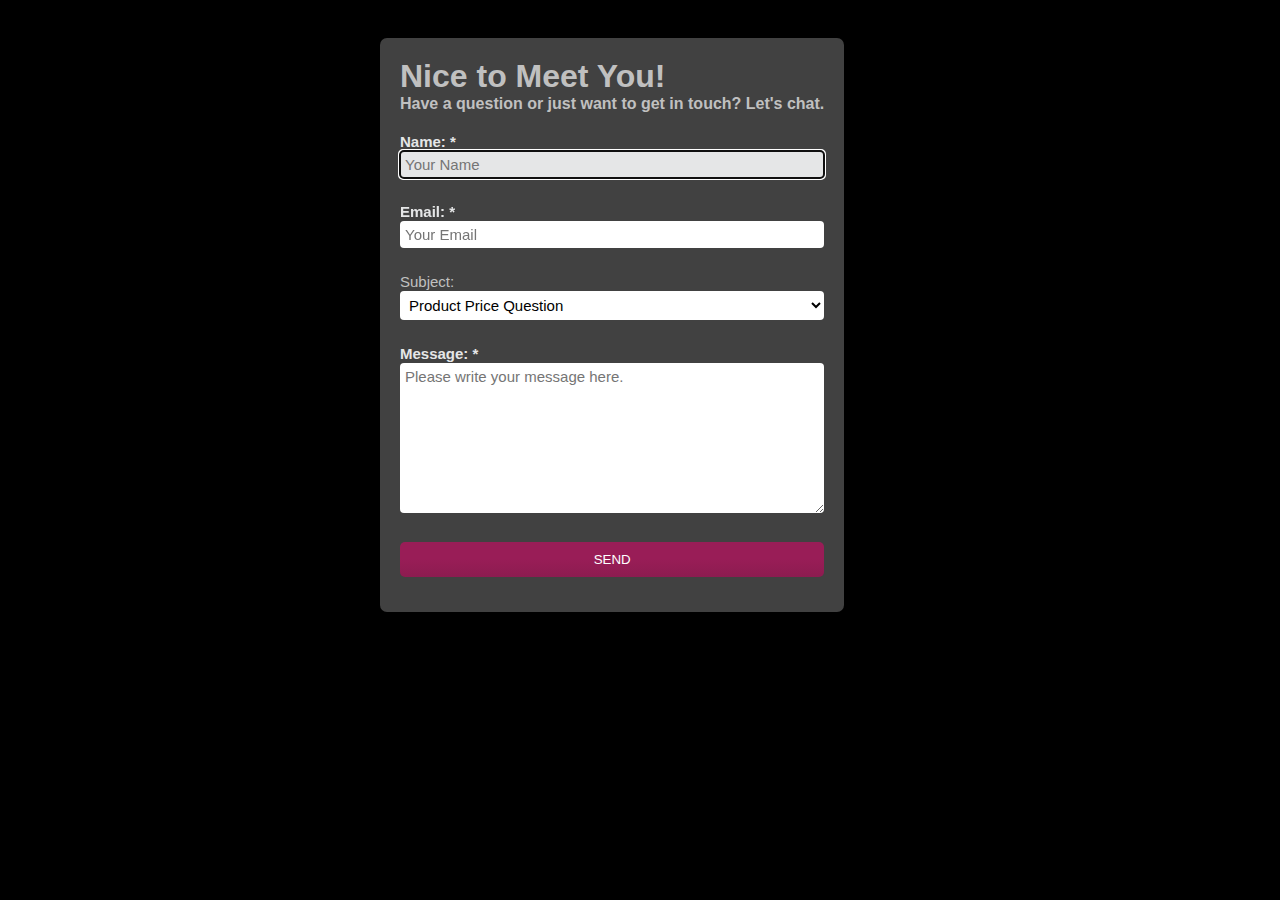
<file: form.html>
<!DOCTYPE html>
<html lang="en">
<head>
    <meta charset="UTF-8">
    <meta http-equiv="X-UA-Compatible" content="IE=edge">
    <meta name="viewport" content="width=device-width, initial-scale=1.0">
    <title>Document</title>
    <link rel="stylesheet" href="form.css">
</head>
<body>
<div id="contact-form">
	<div>
		<h1>Nice to Meet You!</h1> 
		<h4>Have a question or just want to get in touch? Let's chat.</h4> 
	</div>
		<p id="failure">Oopsie...message not sent.</p>  
		<p id="success">Your message was sent successfully. Thank you!</p>

		   <form method="post" action="/">
			<div>
		      <label for="name">
		      	<span class="required">Name: *</span> 
		      	<input type="text" id="name" name="name" value="" placeholder="Your Name" required="required" tabindex="1" autofocus="autofocus" />
		      </label> 
			</div>
			<div>
		      <label for="email">
		      	<span class="required">Email: *</span>
		      	<input type="email" id="email" name="email" value="" placeholder="Your Email" tabindex="2" required="required" />
		      </label>  
			</div>
			<div>		          
		      <label for="subject">
		      <span>Subject: </span>
			      <select id="subject" name="subject" tabindex="4">   
			         <option value="hello">Product Price Question</option>
			         <option value="quote">Where are my dragons?!</option>  
			         <option value="general">- Valar Morghulis - </option>
			      </select>
		      </label>
			</div>
			<div>		          
		      <label for="message">
		      	<span class="required">Message: *</span> 
		      	<textarea id="message" name="message" placeholder="Please write your message here." tabindex="5" required="required"></textarea> 
		      </label>  
			</div>
			<div>		           
		      <button name="submit" type="submit" id="submit" >SEND</button> 
			</div>
		   </form>
	</div>
</body>
</html>
</file>
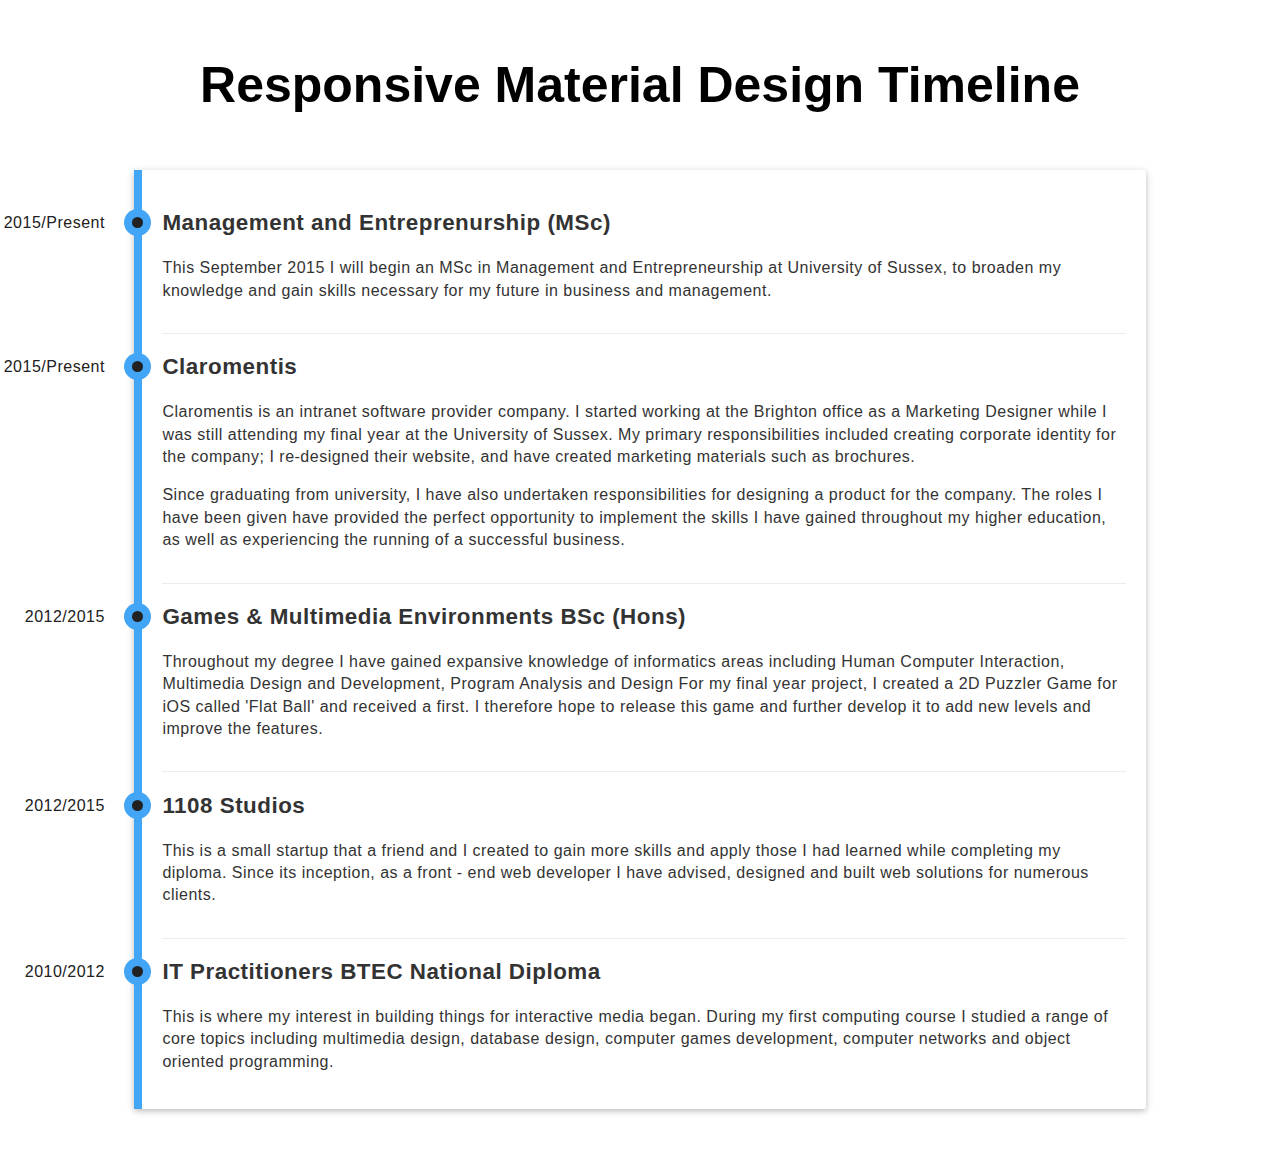
<file: projects.html>
<!DOCTYPE html>
<html lang="en">
<head>
    <meta charset="UTF-8">
    <meta http-equiv="X-UA-Compatible" content="IE=edge">
    <meta name="viewport" content="width=device-width, initial-scale=1.0">
    <title>Document</title>
    <link rel="stylesheet" href="projects.css">
</head>
<body>
    <div class="main-container">
        <section id="timeline" class="timeline-outer">
          <div class="container" id="content">
            <div class="row">
              <div class="col s12 m12 l12">
                <h1 class="blue-text lighten-1 header">Responsive Material Design Timeline</h1>
                <ul class="timeline">
                  <li class="event" data-date="2015/Present">
                    <h3>Management and Entreprenurship (MSc)</h3>
                    <p>
                      This September 2015 I will begin an MSc in Management and Entrepreneurship at University of Sussex, to broaden my knowledge and gain skills necessary for my future in business and management.
                    </p>
                  </li>
                  <li class="event" data-date="2015/Present">
                    <h3>Claromentis</h3>
                    <p>
                      Claromentis is an intranet software provider company. I started working at the Brighton office as a Marketing Designer while I was still attending my final year at the University of Sussex. My primary responsibilities included creating corporate identity
                      for the company; I re-designed their website, and have created marketing materials such as brochures.
                    </p>
                    <p>Since graduating from university, I have also undertaken responsibilities for designing a product for the company. The roles I have been given have provided the perfect opportunity to implement the skills I have gained throughout my higher
                      education, as well as experiencing the running of a successful business.</p>
                  </li>
                  <li class="event" data-date="2012/2015">
                    <h3>Games & Multimedia Environments BSc (Hons)</h3>
                    <p>Throughout my degree I have gained expansive knowledge of informatics areas including Human Computer Interaction, Multimedia Design and Development, Program Analysis and Design For my final year project, I created a 2D Puzzler Game for iOS
                      called 'Flat Ball' and received a first. I therefore hope to release this game and further develop it to add new levels and improve the features.
                    </p>
                  </li>
                  <li class="event" data-date="2012/2015">
                    <h3>1108 Studios</h3>
                    <p>This is a small startup that a friend and I created to gain more skills and apply those I had learned while completing my diploma. Since its inception, as a front - end web developer I have advised, designed and built web solutions for numerous
                      clients.</p>
                  </li>
                  <li class="event" data-date="2010/2012">
                    <h3>IT Practitioners BTEC National Diploma</h3>
                    <p>This is where my interest in building things for interactive media began. During my first computing course I studied a range of core topics including multimedia design, database design, computer games development, computer networks and object
                      oriented programming.</p>
                  </li>
                </ul>
              </div>
            </div>
          </div>
        </section>
      </div>
</body>
</html>
</file>
<file: form.css>
html{
    background:url(https://images.pexels.com/photos/1714208/pexels-photo-1714208.jpeg?auto=compress&cs=tinysrgb&h=750&w=1260) no-repeat;
    background-size: cover;
    height:100%;
    background-color: #000;
 }
 * {
    box-sizing:border-box;
    -webkit-box-sizing:border-box;
    -moz-box-sizing:border-box;
    -webkit-font-smoothing:antialiased;
    -moz-font-smoothing:antialiased;
    -o-font-smoothing:antialiased;
    text-rendering:optimizeLegibility;
 }
 body {
    color: #C0C0C0;
    font-family: Arial, san-serif;
 }
 
 h1 {
    margin: 10px 0 0 0;
 }
 h4{
    margin: 0 0 20px 0;
 }
 #contact-form {
    background-color:rgba(72,72,72,0.9);
    padding: 10px 20px 30px 20px;
    max-width:100%;
    float: left;
    left: 50%;
    position: absolute;
    margin-top:30px;
    margin-left: -260px;
    border-radius:7px;
    -webkit-border-radius:7px;
    -moz-border-radius:7px;
 }
 #contact-form input,   
 #contact-form select,   
 #contact-form textarea,   
 #contact-form label { 
    font-size: 15px;  
    margin-bottom: 2px;
    font-family: Arial, san-serif;
 } 
 #contact-form input,   
 #contact-form select,   
 #contact-form textarea { 
    width:100%;
    background: #fff;
    border: 0; 
    -moz-border-radius: 4px;  
    -webkit-border-radius: 4px;  
    border-radius: 4px;
    margin-bottom: 25px;  
    padding: 5px;  
 }  
 #contact-form input:focus,   
 #contact-form select:focus,   
 #contact-form textarea:focus {  
    background-color: #E5E6E7; 
 }  
 #contact-form textarea {
    width:100%;
    height: 150px;
 }
 #contact-form button[type="submit"] {
    cursor:pointer;
    width:100%;
    border:none;
    background:#991D57;
    background-image:linear-gradient(bottom, #8C1C50 0%, #991D57 52%);
    background-image:-moz-linear-gradient(bottom, #8C1C50 0%, #991D57 52%);
    background-image:-webkit-linear-gradient(bottom, #8C1C50 0%, #991D57 52%);
    color:#FFF;
    margin:0 0 5px;
    padding:10px;
    border-radius:5px;
 }
 #contact-form button[type="submit"]:hover {
    background-image:linear-gradient(bottom, #9C215A 0%, #A82767 52%);
    background-image:-moz-linear-gradient(bottom, #9C215A 0%, #A82767 52%);
    background-image:-webkit-linear-gradient(bottom, #9C215A 0%, #A82767 52%);
    -webkit-transition:background 0.3s ease-in-out;
    -moz-transition:background 0.3s ease-in-out;
    transition:background-color 0.3s ease-in-out;
 }
 #contact-form button[type="submit"]:active {
    box-shadow:inset 0 1px 3px rgba(0,0,0,0.5);
 }
 input:required, textarea:required {  
    box-shadow: none;
    -moz-box-shadow: none;  
    -webkit-box-shadow: none;  
    -o-box-shadow: none;  
 } 
 #contact-form .required {  
    font-weight:bold;  
    color: #E5E6E7;      
 }
 
 #failure, #success {
    color: #6EA070; 
    display:none;  
 }
 
 @media only screen and (max-width: 580px) {
    #contact-form{
       left: 3%;
       margin-right: 3%;
       width: 88%;
       margin-left: 0;
       padding-left: 3%;
       padding-right: 3%;
    }
 }
</file>
<file: projects.css>
body {
    font-family: helvetica;
  }

#content {
    margin-top: 50px;
    text-align: center;
}
  
section.timeline-outer {
    width: 80%;
    margin: 0 auto;
}
  
h1.header {
    font-size: 50px;
    line-height: 70px;
}

  
.timeline {
    border-left: 8px solid #42A5F5;
    border-bottom-right-radius: 2px;
    border-top-right-radius: 2px;
    box-shadow: 0 2px 5px 0 rgba(0, 0, 0, 0.16), 0 2px 10px 0 rgba(0, 0, 0, 0.12);
    color: #333;
    margin: 50px auto;
    letter-spacing: 0.5px;
    position: relative;
    line-height: 1.4em;
    padding: 20px;
    list-style: none;
    text-align: left;
}
  
.timeline h1,
.timeline h2,
.timeline h3 {
    font-size: 1.4em;
}
  
.timeline .event {
    border-bottom: 1px solid rgba(160, 160, 160, 0.2);
    padding-bottom: 15px;
    margin-bottom: 20px;
    position: relative;
}
  
.timeline .event:last-of-type {
    padding-bottom: 0;
    margin-bottom: 0;
    border: none;
}
  
.timeline .event:before,
.timeline .event:after {
    position: absolute;
    display: block;
    top: 0;
}
  
.timeline .event:before {
    left: -177.5px;
    color: #212121;
    content: attr(data-date);
    text-align: right;
    font-size: 16px;
    min-width: 120px;
}
  
.timeline .event:after {
    box-shadow: 0 0 0 8px #42A5F5;
    left: -30px;
    background: #212121;
    border-radius: 50%;
    height: 11px;
    width: 11px;
    content: "";
    top: 5px;
}

  
a.portfolio-link {
    margin: 0 auto;
    display: block;
    text-align: center;
}
</file>
